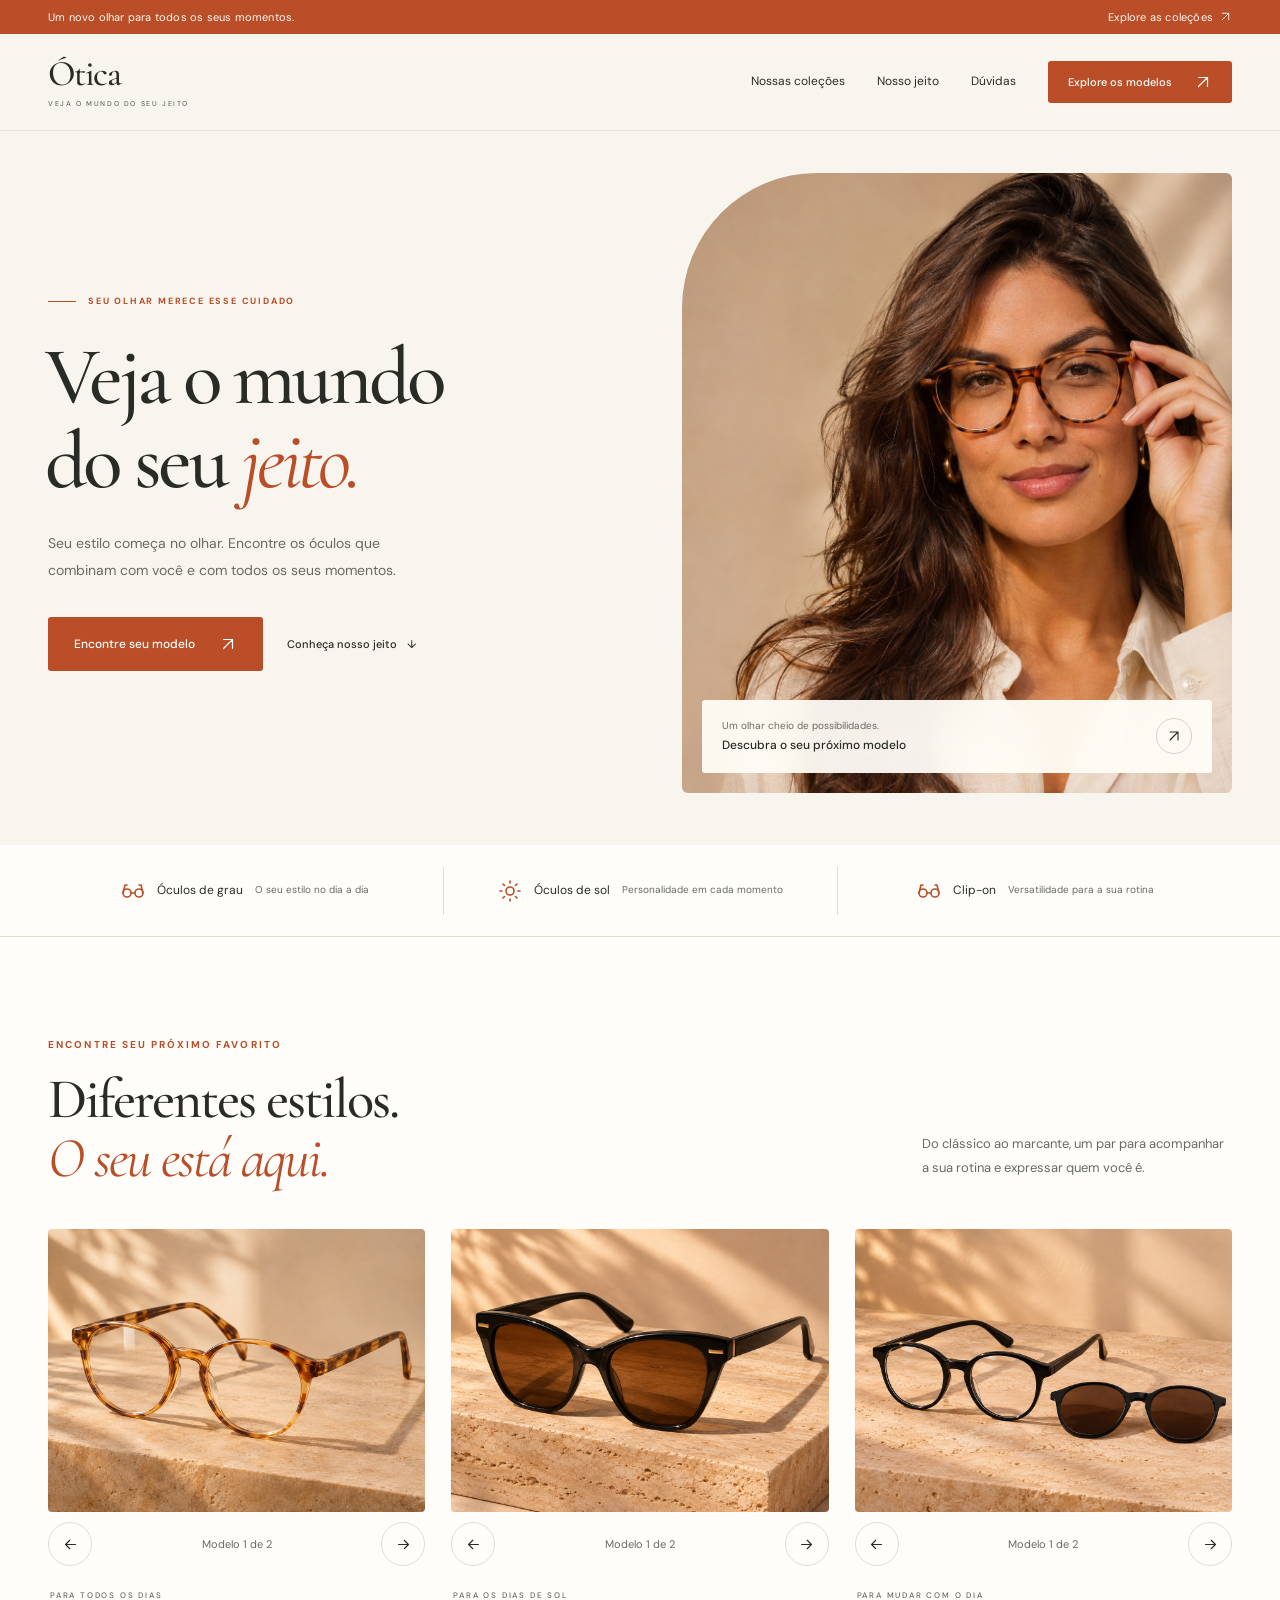
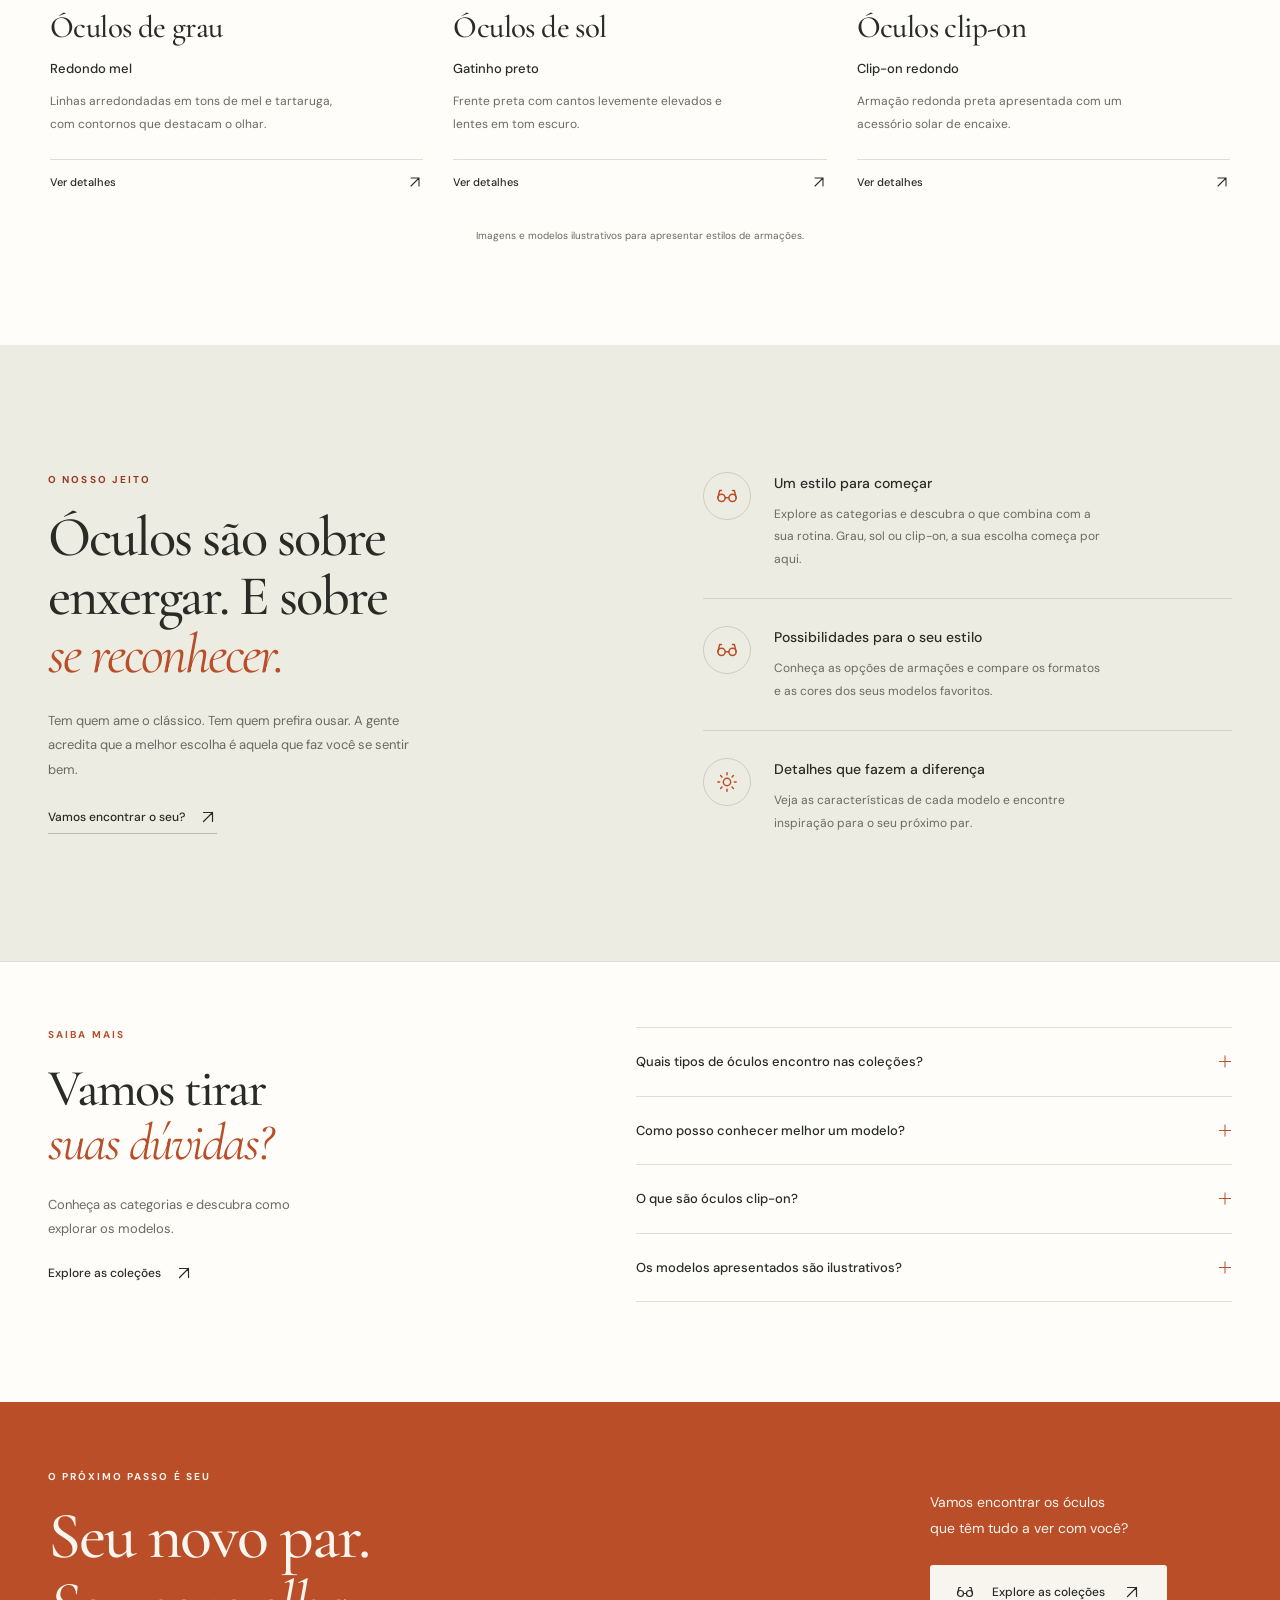
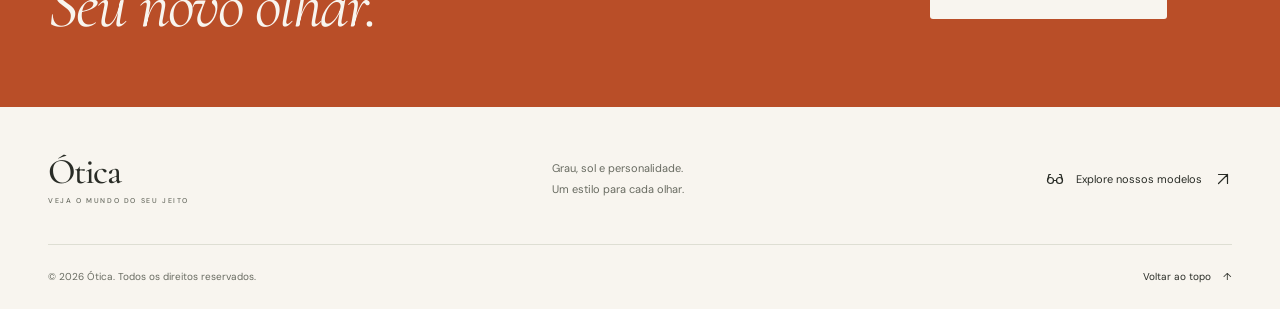
<file: index.html>
<!DOCTYPE html>
<html lang="pt-BR">
  <head>
    <meta charset="UTF-8" />
    <meta name="viewport" content="width=device-width, initial-scale=1.0" />
    <meta name="theme-color" content="#f8f5ef" />
    <title>Ótica | Veja o mundo do seu jeito</title>
    <meta name="description" content="Conheça óculos de grau, solares e clip-on na Ótica. Explore diferentes formatos, cores e estilos para encontrar o seu próximo favorito." />
    <meta property="og:title" content="Ótica | Veja o mundo do seu jeito" />
    <meta property="og:description" content="Óculos de grau, solares e clip-on para expressar o seu estilo. Explore as coleções da Ótica." />
    <meta property="og:type" content="website" />
    <meta property="og:locale" content="pt_BR" />
    <link rel="preconnect" href="https://fonts.googleapis.com" />
    <link rel="preconnect" href="https://fonts.gstatic.com" crossorigin />
    <link href="https://fonts.googleapis.com/css2?family=Cormorant+Garamond:ital,wght@0,400;0,500;0,600;1,400;1,500&family=DM+Sans:wght@400;500;600;700&display=swap" rel="stylesheet" />
    <link rel="preload" as="image" href="assets/hero-vision.jpg" />
    <link rel="stylesheet" href="style.css" />
    <script src="products.js" defer></script>
    <script src="script.js" defer></script>
  </head>
  <body>
    <a class="skip-link" href="#conteudo">Pular para o conteúdo</a>

    <svg class="icon-definitions" xmlns="http://www.w3.org/2000/svg" aria-hidden="true">
      <symbol id="icon-arrow" viewBox="0 0 24 24">
        <path d="M5 12h14m-6-6 6 6-6 6" />
      </symbol>
      <symbol id="icon-arrow-up" viewBox="0 0 24 24">
        <path d="M6 18 18 6M6 6h12v12" />
      </symbol>
      <symbol id="icon-glasses" viewBox="0 0 24 24">
        <circle cx="6" cy="14" r="4" />
        <circle cx="18" cy="14" r="4" />
        <path d="M10 14h4M2 14l2-8h2m16 8-2-8h-2" />
      </symbol>
      <symbol id="icon-sun" viewBox="0 0 24 24">
        <circle cx="12" cy="12" r="4" />
        <path d="M12 2v2m0 16v2M2 12h2m16 0h2M5 5l1.5 1.5m11 11L19 19M5 19l1.5-1.5m11-11L19 5" />
      </symbol>
    </svg>

    <div class="announcement">
      <div class="container announcement-inner">
        <span>Um novo olhar para todos os seus momentos.</span>
        <a href="#colecoes">Explore as coleções <svg class="icon" aria-hidden="true"><use href="#icon-arrow-up" /></svg></a>
      </div>
    </div>

    <header class="site-header">
      <div class="container header-inner">
        <a class="brand" href="#inicio" aria-label="Ótica, início">
          <span class="brand-wordmark">Ótica<small>VEJA O MUNDO DO SEU JEITO</small></span>
        </a>
        <button class="menu-toggle" type="button" aria-controls="main-navigation" aria-expanded="false" aria-label="Abrir ou fechar menu">
          <span></span><span></span>
        </button>
        <nav id="main-navigation" class="main-navigation" aria-label="Navegação principal">
          <a href="#colecoes">Nossas coleções</a>
          <a href="#essencia">Nosso jeito</a>
          <a href="#duvidas">Dúvidas</a>
          <a class="button button-small" href="#colecoes">
            Explore os modelos <svg class="icon" aria-hidden="true"><use href="#icon-arrow-up" /></svg>
          </a>
        </nav>
      </div>
    </header>

    <main id="conteudo">
      <section id="inicio" class="hero" aria-labelledby="hero-title">
        <div class="container hero-grid">
          <div class="hero-copy">
            <p class="eyebrow"><span></span> SEU OLHAR MERECE ESSE CUIDADO</p>
            <h1 id="hero-title">Veja o mundo<br />do seu <em>jeito.</em></h1>
            <p class="hero-description">Seu estilo começa no olhar. Encontre os óculos que combinam com você e com todos os seus momentos.</p>
            <div class="hero-actions">
              <a class="button" href="#colecoes">
                Encontre seu modelo <svg class="icon" aria-hidden="true"><use href="#icon-arrow-up" /></svg>
              </a>
              <a class="text-link" href="#essencia">Conheça nosso jeito <span aria-hidden="true">↓</span></a>
            </div>
          </div>
          <div class="hero-visual">
            <img class="hero-image" src="assets/hero-vision.jpg" width="1122" height="1402" alt="Mulher com armação de grau em tom tartaruga, em uma fotografia de campanha" fetchpriority="high" />
            <a class="hero-photo-link" href="#colecoes">
              <span>Um olhar cheio de possibilidades.<strong>Descubra o seu próximo modelo</strong></span>
              <span class="round-arrow"><svg class="icon" aria-hidden="true"><use href="#icon-arrow-up" /></svg></span>
            </a>
          </div>
        </div>
      </section>

      <div class="category-bar">
        <div class="container category-bar-inner">
          <a href="#grau"><svg class="icon" aria-hidden="true"><use href="#icon-glasses" /></svg><span>Óculos de grau</span><span class="category-bar-detail">O seu estilo no dia a dia</span></a>
          <a href="#sol"><svg class="icon" aria-hidden="true"><use href="#icon-sun" /></svg><span>Óculos de sol</span><span class="category-bar-detail">Personalidade em cada momento</span></a>
          <a href="#clip-on"><svg class="icon" aria-hidden="true"><use href="#icon-glasses" /></svg><span>Clip-on</span><span class="category-bar-detail">Versatilidade para a sua rotina</span></a>
        </div>
      </div>

      <section id="colecoes" class="collections section-spacing" aria-labelledby="collections-title">
        <div class="container">
          <div class="section-heading">
            <div>
              <p class="eyebrow">ENCONTRE SEU PRÓXIMO FAVORITO</p>
              <h2 id="collections-title">Diferentes estilos.<br /><em>O seu está aqui.</em></h2>
            </div>
            <p>Do clássico ao marcante, um par para acompanhar a sua rotina e expressar quem você é.</p>
          </div>
          <div class="collection-grid">
            <article id="grau" class="collection-card collection-carousel" data-category="grau" aria-roledescription="carrossel" aria-labelledby="grau-title">
              <div class="collection-image carousel-track" id="grau-track">
                <a class="carousel-slide" href="details.html?modelo=grau-mel" aria-label="Ver detalhes de Redondo mel">
                  <img src="assets/oculos-grau.jpg" width="1200" height="900" alt="Óculos de grau com armação arredondada em tom mel" loading="lazy" />
                </a>
              </div>
              <div class="carousel-controls" hidden>
                <button type="button" class="carousel-previous" data-carousel-previous aria-label="Modelo anterior de óculos de grau" aria-controls="grau-track"><svg class="icon" aria-hidden="true"><use href="#icon-arrow" /></svg></button>
                <p data-carousel-status aria-live="polite" aria-atomic="true">Modelo 1 de 2</p>
                <button type="button" data-carousel-next aria-label="Próximo modelo de óculos de grau" aria-controls="grau-track"><svg class="icon" aria-hidden="true"><use href="#icon-arrow" /></svg></button>
              </div>
              <div class="collection-info">
                <span class="collection-kicker">PARA TODOS OS DIAS</span>
                <h3 id="grau-title">Óculos de grau</h3>
                <p class="collection-model" data-product-name>Redondo mel</p>
                <p data-product-description>Uma referência de armação arredondada em tons de mel e tartaruga.</p>
                <a class="collection-cta" data-product-details href="details.html?modelo=grau-mel">Ver detalhes <svg class="icon" aria-hidden="true"><use href="#icon-arrow-up" /></svg></a>
              </div>
            </article>
            <article id="sol" class="collection-card collection-carousel" data-category="sol" aria-roledescription="carrossel" aria-labelledby="sol-title">
              <div class="collection-image carousel-track" id="sol-track">
                <a class="carousel-slide" href="details.html?modelo=solar-preto" aria-label="Ver detalhes de Gatinho preto">
                  <img src="assets/oculos-sol.jpg" width="1200" height="900" alt="Óculos de sol pretos com lentes marrons" loading="lazy" />
                </a>
              </div>
              <div class="carousel-controls" hidden>
                <button type="button" class="carousel-previous" data-carousel-previous aria-label="Modelo anterior de óculos de sol" aria-controls="sol-track"><svg class="icon" aria-hidden="true"><use href="#icon-arrow" /></svg></button>
                <p data-carousel-status aria-live="polite" aria-atomic="true">Modelo 1 de 2</p>
                <button type="button" data-carousel-next aria-label="Próximo modelo de óculos de sol" aria-controls="sol-track"><svg class="icon" aria-hidden="true"><use href="#icon-arrow" /></svg></button>
              </div>
              <div class="collection-info">
                <span class="collection-kicker">PARA OS DIAS DE SOL</span>
                <h3 id="sol-title">Óculos de sol</h3>
                <p class="collection-model" data-product-name>Gatinho preto</p>
                <p data-product-description>Uma referência de óculos de sol com linhas marcantes e lentes marrons.</p>
                <a class="collection-cta" data-product-details href="details.html?modelo=solar-preto">Ver detalhes <svg class="icon" aria-hidden="true"><use href="#icon-arrow-up" /></svg></a>
              </div>
            </article>
            <article id="clip-on" class="collection-card collection-carousel" data-category="clip-on" aria-roledescription="carrossel" aria-labelledby="clip-title">
              <div class="collection-image carousel-track" id="clip-track">
                <a class="carousel-slide" href="details.html?modelo=clip-preto" aria-label="Ver detalhes de Clip-on redondo">
                  <img src="assets/oculos-clip-on.jpg" width="1200" height="900" alt="Armação redonda preta com acessório solar clip-on ao lado" loading="lazy" />
                </a>
              </div>
              <div class="carousel-controls" hidden>
                <button type="button" class="carousel-previous" data-carousel-previous aria-label="Modelo anterior de óculos clip-on" aria-controls="clip-track"><svg class="icon" aria-hidden="true"><use href="#icon-arrow" /></svg></button>
                <p data-carousel-status aria-live="polite" aria-atomic="true">Modelo 1 de 2</p>
                <button type="button" data-carousel-next aria-label="Próximo modelo de óculos clip-on" aria-controls="clip-track"><svg class="icon" aria-hidden="true"><use href="#icon-arrow" /></svg></button>
              </div>
              <div class="collection-info">
                <span class="collection-kicker">PARA MUDAR COM O DIA</span>
                <h3 id="clip-title">Óculos clip-on</h3>
                <p class="collection-model" data-product-name>Clip-on redondo</p>
                <p data-product-description>Uma referência de armação redonda preta com acessório solar correspondente.</p>
                <a class="collection-cta" data-product-details href="details.html?modelo=clip-preto">Ver detalhes <svg class="icon" aria-hidden="true"><use href="#icon-arrow-up" /></svg></a>
              </div>
            </article>
          </div>
          <p class="image-note">Imagens e modelos ilustrativos para apresentar estilos de armações.</p>
        </div>
      </section>

      <section id="essencia" class="essence section-spacing" aria-labelledby="essence-title">
        <div class="container essence-grid">
          <div class="essence-copy">
            <p class="eyebrow">O NOSSO JEITO</p>
            <h2 id="essence-title">Óculos são sobre<br />enxergar. E sobre<br /><em>se reconhecer.</em></h2>
            <p>Tem quem ame o clássico. Tem quem prefira ousar. A gente acredita que a melhor escolha é aquela que faz você se sentir bem.</p>
            <a class="text-link" href="#colecoes">Vamos encontrar o seu? <svg class="icon" aria-hidden="true"><use href="#icon-arrow-up" /></svg></a>
          </div>
          <div class="journey-list">
            <div class="journey-item">
              <span class="journey-icon">
                <svg class="icon" aria-hidden="true"><use href="#icon-glasses" /></svg>
              </span>
              <div>
                <h3>Um estilo para começar</h3>
                <p>Explore as categorias e descubra o que combina com a sua rotina. Grau, sol ou clip-on, a sua escolha começa por aqui.</p>
              </div>
            </div>
            <div class="journey-item">
              <span class="journey-icon">
                <svg class="icon" aria-hidden="true"><use href="#icon-glasses" /></svg>
              </span>
              <div>
                <h3>Possibilidades para o seu estilo</h3>
                <p>Conheça as opções de armações e compare os formatos e as cores dos seus modelos favoritos.</p>
              </div>
            </div>
            <div class="journey-item">
              <span class="journey-icon">
                <svg class="icon" aria-hidden="true"><use href="#icon-sun" /></svg>
              </span>
              <div>
                <h3>Detalhes que fazem a diferença</h3>
                <p>Veja as características de cada modelo e encontre inspiração para o seu próximo par.</p>
              </div>
            </div>
          </div>
        </div>
      </section>

      <section id="duvidas" class="faq section-spacing" aria-labelledby="faq-title">
        <div class="container faq-grid">
          <div>
            <p class="eyebrow">SAIBA MAIS</p>
            <h2 id="faq-title">Vamos tirar<br /><em>suas dúvidas?</em></h2>
            <p>Conheça as categorias e descubra como explorar os modelos.</p>
            <a class="text-link" href="#colecoes">Explore as coleções <svg class="icon" aria-hidden="true"><use href="#icon-arrow-up" /></svg></a>
          </div>
          <div class="faq-list">
            <details class="faq-item">
              <summary>Quais tipos de óculos encontro nas coleções?<span class="faq-plus" aria-hidden="true"></span></summary>
              <p>As coleções apresentam óculos de grau, óculos de sol e modelos clip-on, com diferentes formatos e cores para inspirar a sua escolha.</p>
            </details>
            <details class="faq-item">
              <summary>Como posso conhecer melhor um modelo?<span class="faq-plus" aria-hidden="true"></span></summary>
              <p>Explore os modelos de cada categoria usando as setas e selecione “Ver detalhes” para conhecer o formato, a cor e as características da armação.</p>
            </details>
            <details class="faq-item">
              <summary>O que são óculos clip-on?<span class="faq-plus" aria-hidden="true"></span></summary>
              <p>São armações de grau com um acessório de lentes solares que se encaixa na frente. Assim, você pode alternar entre as duas opções na mesma armação.</p>
            </details>
            <details class="faq-item">
              <summary>Os modelos apresentados são ilustrativos?<span class="faq-plus" aria-hidden="true"></span></summary>
              <p>Sim. As imagens e os modelos são referências para apresentar diferentes estilos de armações.</p>
            </details>
          </div>
        </div>
      </section>

      <section class="final-cta" aria-labelledby="final-title">
        <div class="container final-cta-inner">
          <div>
            <p class="eyebrow">O PRÓXIMO PASSO É SEU</p>
            <h2 id="final-title">Seu novo par.<br /><em>Seu novo olhar.</em></h2>
          </div>
          <div class="final-cta-action">
            <p>Vamos encontrar os óculos<br />que têm tudo a ver com você?</p>
            <a class="button button-light" href="#colecoes"><svg class="icon" aria-hidden="true"><use href="#icon-glasses" /></svg> Explore as coleções <svg class="icon" aria-hidden="true"><use href="#icon-arrow-up" /></svg></a>
          </div>
        </div>
      </section>
    </main>

    <footer class="site-footer">
      <div class="container footer-main">
        <a class="brand" href="#inicio" aria-label="Ótica, voltar ao início">
          <span class="brand-wordmark">Ótica<small>VEJA O MUNDO DO SEU JEITO</small></span>
        </a>
        <p>Grau, sol e personalidade.<br />Um estilo para cada olhar.</p>
        <a class="footer-instagram" href="#colecoes"><svg class="icon" aria-hidden="true"><use href="#icon-glasses" /></svg> Explore nossos modelos <svg class="icon" aria-hidden="true"><use href="#icon-arrow-up" /></svg></a>
      </div>
      <div class="container footer-bottom">
        <p>© <span id="current-year">2026</span> Ótica. Todos os direitos reservados.</p>
        <a href="#inicio">Voltar ao topo <span aria-hidden="true">↑</span></a>
      </div>
    </footer>
  </body>
</html>
</file>
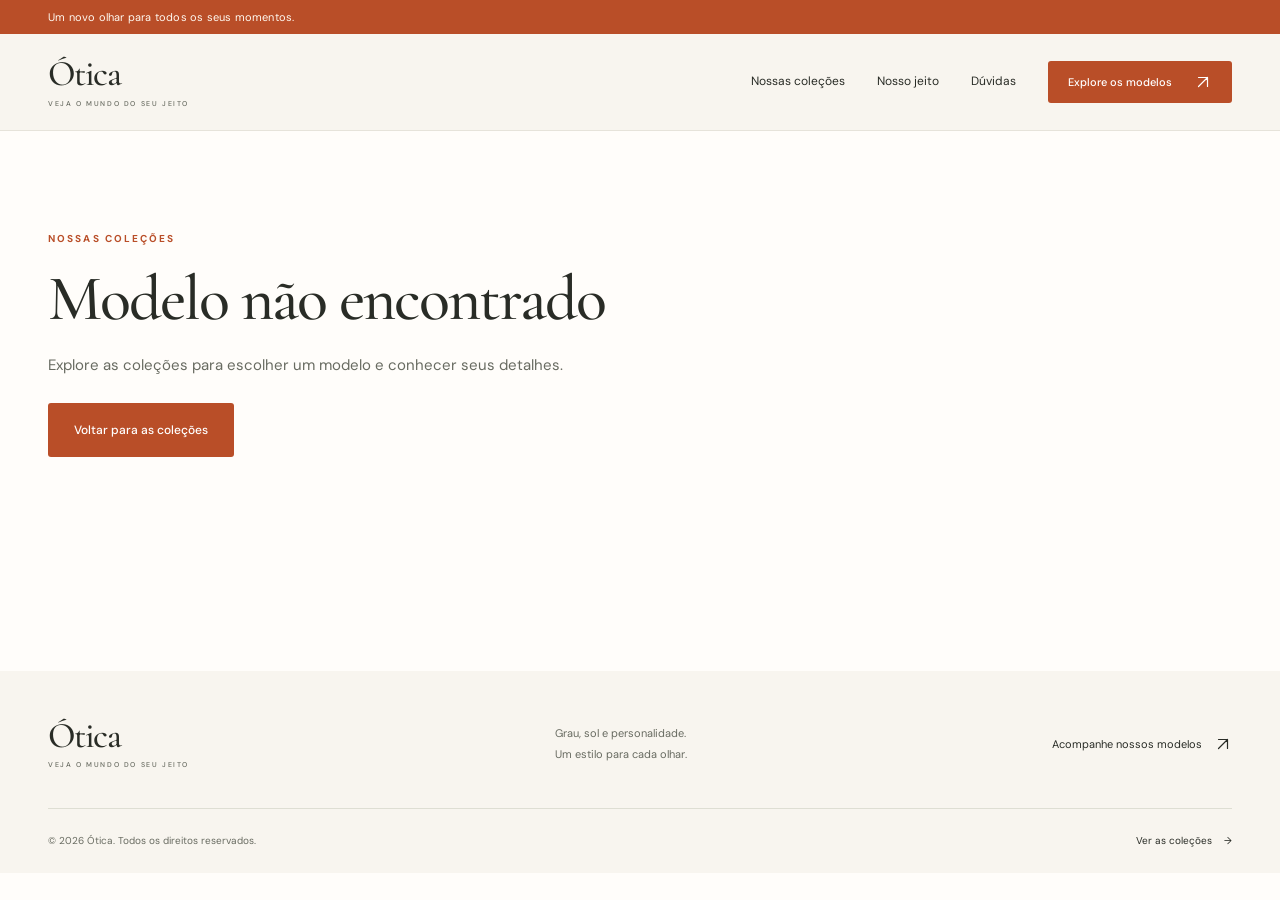
<file: details.html>
<!DOCTYPE html>
<html lang="pt-BR">
  <head>
    <meta charset="UTF-8" />
    <meta name="viewport" content="width=device-width, initial-scale=1.0" />
    <meta name="theme-color" content="#f8f5ef" />
    <title>Detalhes do modelo | Ótica</title>
    <meta name="description" content="Conheça o estilo, o formato e a cor deste modelo ilustrativo da Ótica." />
    <link rel="preconnect" href="https://fonts.googleapis.com" />
    <link rel="preconnect" href="https://fonts.gstatic.com" crossorigin />
    <link href="https://fonts.googleapis.com/css2?family=Cormorant+Garamond:ital,wght@0,400;0,500;0,600;1,400;1,500&family=DM+Sans:wght@400;500;600;700&display=swap" rel="stylesheet" />
    <link rel="stylesheet" href="style.css" />
    <script src="products.js" defer></script>
    <script src="script.js" defer></script>
  </head>
  <body class="details-page">
    <a class="skip-link" href="#conteudo">Pular para o conteúdo</a>

    <svg class="icon-definitions" xmlns="http://www.w3.org/2000/svg" aria-hidden="true">
      <symbol id="icon-arrow-up" viewBox="0 0 24 24">
        <path d="M6 18 18 6M6 6h12v12" />
      </symbol>
    </svg>

    <div class="announcement">
      <div class="container announcement-inner">
        <span>Um novo olhar para todos os seus momentos.</span>
      </div>
    </div>

    <header class="site-header">
      <div class="container header-inner">
        <a class="brand" href="index.html#inicio" aria-label="Ótica, início">
          <span class="brand-wordmark">Ótica<small>VEJA O MUNDO DO SEU JEITO</small></span>
        </a>
        <button class="menu-toggle" type="button" aria-controls="main-navigation" aria-expanded="false" aria-label="Abrir ou fechar menu">
          <span></span><span></span>
        </button>
        <nav id="main-navigation" class="main-navigation" aria-label="Navegação principal">
          <a href="index.html#colecoes">Nossas coleções</a>
          <a href="index.html#essencia">Nosso jeito</a>
          <a href="index.html#duvidas">Dúvidas</a>
          <a class="button button-small" href="index.html#colecoes">
            Explore os modelos <svg class="icon" aria-hidden="true"><use href="#icon-arrow-up" /></svg>
          </a>
        </nav>
      </div>
    </header>

    <main id="conteudo">
      <section id="product-details" class="product-details section-spacing" aria-labelledby="detail-title" hidden>
        <div class="container">
          <a id="detail-back" class="text-link" href="index.html#colecoes"><span aria-hidden="true">←</span> Voltar para as coleções</a>
          <div class="product-details-grid">
            <div class="product-details-visual">
              <img id="detail-image" width="1200" height="900" alt="" />
            </div>
            <div class="product-details-copy">
              <p id="detail-category" class="eyebrow"></p>
              <h1 id="detail-title"></h1>
              <p id="detail-description"></p>
              <dl class="product-specs">
                <div><dt>Formato</dt><dd id="detail-shape"></dd></div>
                <div><dt>Cor</dt><dd id="detail-color"></dd></div>
              </dl>
              <p class="product-details-note">Imagem e modelo ilustrativos para apresentar estilos de armações.</p>
            </div>
          </div>
        </div>
      </section>

      <section id="product-not-found" class="product-not-found section-spacing" aria-labelledby="not-found-title" hidden>
        <div class="container">
          <p class="eyebrow">NOSSAS COLEÇÕES</p>
          <h1 id="not-found-title">Modelo não encontrado</h1>
          <p>Explore as coleções para escolher um modelo e conhecer seus detalhes.</p>
          <a class="button" href="index.html#colecoes">Voltar para as coleções</a>
        </div>
      </section>

      <noscript>
        <div class="container section-spacing">
          <p>Ative o JavaScript para ver os detalhes deste modelo.</p>
          <a class="text-link" href="index.html#colecoes">Voltar para as coleções <span aria-hidden="true">→</span></a>
        </div>
      </noscript>
    </main>

    <footer class="site-footer">
      <div class="container footer-main">
        <a class="brand" href="index.html#inicio" aria-label="Ótica, início">
          <span class="brand-wordmark">Ótica<small>VEJA O MUNDO DO SEU JEITO</small></span>
        </a>
        <p>Grau, sol e personalidade.<br />Um estilo para cada olhar.</p>
        <a class="footer-instagram" href="index.html#colecoes">
          Acompanhe nossos modelos
          <svg class="icon" aria-hidden="true"><use href="#icon-arrow-up" /></svg>
        </a>
      </div>
      <div class="container footer-bottom">
        <p>© <span id="current-year">2026</span> Ótica. Todos os direitos reservados.</p>
        <a href="index.html#colecoes">Ver as coleções <span aria-hidden="true">→</span></a>
      </div>
    </footer>
  </body>
</html>
</file>
<file: style.css>
:root {
  --cream: #f8f5ef;
  --paper: #fffdfa;
  --ink: #292c26;
  --muted: #686b61;
  --orange: #b94e28;
  --orange-dark: #963b1b;
  --line: #deded3;
  --serif: "Cormorant Garamond", Georgia, serif;
  --sans: "DM Sans", Arial, sans-serif;
}

* {
  box-sizing: border-box;
}

html {
  scroll-behavior: smooth;
  scroll-padding-top: 115px;
}

body {
  margin: 0;
  background: var(--paper);
  color: var(--ink);
  font-family: var(--sans);
  font-size: 15px;
  line-height: 1.65;
  -webkit-font-smoothing: antialiased;
}

a {
  color: inherit;
  text-decoration: none;
}

button {
  font: inherit;
}

img {
  display: block;
  width: 100%;
  height: auto;
}

svg {
  flex-shrink: 0;
}

button, a {
  -webkit-tap-highlight-color: transparent;
}

button, summary {
  cursor: pointer;
}

button, iframe {
  border: 0;
}

h1, h2, h3, p {
  margin: 0;
}

h1, h2 {
  font-family: var(--serif);
  font-weight: 500;
  letter-spacing: -2px;
  line-height: 1.04;
}

h1 em, h2 em {
  color: var(--orange);
  font-weight: 400;
}

h2 {
  font-size: clamp(44px, 4.4vw, 60px);
}

p {
  color: var(--muted);
}

::selection {
  background: #f1d2bd;
  color: var(--ink);
}

:focus-visible {
  outline: 3px solid var(--orange);
  outline-offset: 5px;
}

[hidden] {
  display: none !important;
}

.container {
  width: min(1240px, calc(100% - 96px));
  margin-inline: auto;
}

.section-spacing {
  padding-block: 100px;
}

.icon-definitions {
  position: absolute;
  width: 0;
  height: 0;
  overflow: hidden;
}

.icon {
  width: 21px;
  height: 21px;
  fill: none;
  stroke: currentColor;
  stroke-width: 1.6;
  stroke-linecap: round;
  stroke-linejoin: round;
}

.eyebrow {
  color: var(--orange);
  font-size: 10px;
  font-weight: 700;
  line-height: 1.5;
  letter-spacing: 2.1px;
}

.skip-link {
  position: fixed;
  z-index: 100;
  top: 12px;
  left: 12px;
  padding: 12px 20px;
  background: var(--paper);
  transform: translateY(-150%);
}

.skip-link:focus {
  transform: translateY(0);
}

.announcement {
  background: var(--orange);
  color: #fff9f1;
  font-size: 11px;
  letter-spacing: .2px;
}

.announcement-inner {
  min-height: 34px;
  display: flex;
  align-items: center;
  justify-content: space-between;
  gap: 16px;
}

.announcement a {
  display: flex;
  align-items: center;
  gap: 6px;
}

.announcement .icon {
  width: 13px;
  height: 13px;
}

.announcement a:focus-visible {
  outline-color: var(--cream);
}

.site-header {
  position: sticky;
  top: 0;
  z-index: 30;
  background: var(--cream);
  border-bottom: 1px solid #e6e3da;
}

.header-inner {
  height: 96px;
  display: flex;
  align-items: center;
  justify-content: space-between;
  gap: 24px;
}

.brand {
  display: inline-flex;
  align-items: center;
  gap: 10px;
  flex-shrink: 0;
}

.brand-wordmark {
  position: relative;
  font-family: var(--serif);
  font-size: 36px;
  font-weight: 500;
  line-height: .95;
  letter-spacing: -1.6px;
}

.brand-wordmark > span {
  font-weight: 600;
}

.brand-wordmark small {
  display: block;
  margin-top: 8px;
  color: var(--muted);
  font-family: var(--sans);
  font-size: 7px;
  font-weight: 500;
  line-height: 1;
  letter-spacing: 1.6px;
}

.brand-eye {
  position: relative;
  display: block;
  width: 43px;
  height: 23px;
  border-top: 2px solid var(--orange);
  border-bottom: 2px solid var(--orange);
  border-radius: 80% 20% 80% 20%;
  transform: rotate(7deg);
}

.brand-eye > span {
  position: absolute;
  width: 13px;
  height: 13px;
  top: 3px;
  left: 16px;
  border: 4px solid #1488a2;
  border-radius: 50%;
  background: var(--ink);
}

.main-navigation {
  display: flex;
  align-items: center;
  gap: 32px;
  font-size: 12px;
}

.main-navigation > a:not(.button) {
  position: relative;
  padding-block: 12px;
}

.main-navigation > a:not(.button)::after {
  position: absolute;
  bottom: 6px;
  left: 0;
  width: 0;
  height: 1px;
  background: var(--orange);
  content: "";
  transition: width .2s;
}

.main-navigation > a:not(.button):hover::after {
  width: 100%;
}

.button {
  min-height: 54px;
  display: inline-flex;
  justify-content: center;
  align-items: center;
  gap: 24px;
  padding: 15px 25px;
  border: 1px solid transparent;
  border-radius: 3px;
  background: var(--orange);
  color: white;
  font-size: 12px;
  font-weight: 500;
  line-height: 1.5;
  transition: background .2s, transform .2s;
}

.button:hover {
  background: var(--orange-dark);
  transform: translateY(-2px);
}

.button .icon {
  width: 18px;
  height: 18px;
}

.button-small {
  min-height: 42px;
  padding: 10px 19px;
  gap: 22px;
  font-size: 11px;
}

.button-dark {
  background: var(--ink);
}

.button-dark:hover {
  background: #414638;
}

.button-light {
  background: var(--cream);
  color: var(--ink);
}

.button-light:hover {
  background: #ebe5d9;
}

.menu-toggle {
  display: none;
}

.text-link {
  display: inline-flex;
  align-items: center;
  gap: 14px;
  color: var(--ink);
  font-size: 12px;
  font-weight: 500;
  line-height: 1.5;
}

.text-link:hover {
  color: var(--orange);
}

.text-link .icon {
  width: 18px;
  height: 18px;
}

.hero {
  padding-block: 42px 52px;
  background: var(--cream);
}

.hero-grid {
  display: grid;
  grid-template-columns: 1.05fr 1fr;
  gap: 56px;
  align-items: center;
}

.hero-copy {
  padding-block: 20px;
}

.hero .eyebrow {
  display: flex;
  align-items: center;
  gap: 12px;
  margin-bottom: 28px;
  font-size: 9px;
  letter-spacing: 1.8px;
}

.hero .eyebrow > span {
  width: 28px;
  height: 1px;
  background: var(--orange);
}

.hero h1 {
  margin-left: -3px;
  font-size: clamp(64px, 6.4vw, 91px);
  letter-spacing: -3.7px;
  line-height: 1.02;
}

.hero-description {
  max-width: 380px;
  margin-top: 27px;
  font-size: 14px;
  line-height: 1.9;
}

.hero-actions {
  display: flex;
  flex-wrap: wrap;
  align-items: center;
  gap: 24px;
  margin-top: 34px;
}

.hero-actions .text-link {
  gap: 10px;
  font-size: 11px;
}

.hero-location {
  display: flex;
  align-items: center;
  gap: 13px;
  margin-top: 48px;
}

.location-icon {
  display: flex;
  align-items: center;
  justify-content: center;
  width: 38px;
  height: 38px;
  border: 1px solid var(--line);
  border-radius: 50%;
  color: var(--orange);
}

.location-icon .icon {
  width: 17px;
  height: 17px;
}

.hero-location p {
  font-size: 10px;
  line-height: 1.85;
}

.hero-location strong {
  color: var(--ink);
  font-weight: 500;
}

.hero-visual {
  position: relative;
  align-self: stretch;
  min-width: 0;
  max-height: 620px;
}

.hero-image {
  width: 100%;
  height: 100%;
  min-height: 500px;
  max-height: 620px;
  object-fit: cover;
  object-position: center 44%;
  border-radius: 135px 6px 6px 6px;
}

.hero-photo-link {
  position: absolute;
  right: 20px;
  bottom: 20px;
  left: 20px;
  display: flex;
  align-items: center;
  justify-content: space-between;
  gap: 16px;
  padding: 18px 20px;
  background: rgba(255, 253, 247, .94);
  border-radius: 3px;
  backdrop-filter: blur(10px);
}

.hero-photo-link > span:first-child {
  color: var(--muted);
  font-size: 10px;
  line-height: 1.6;
}

.hero-photo-link strong {
  display: block;
  margin-top: 2px;
  color: var(--ink);
  font-size: 12px;
  font-weight: 500;
}

.round-arrow {
  display: inline-flex;
  align-items: center;
  justify-content: center;
  width: 36px;
  height: 36px;
  border: 1px solid #d3d3c7;
  border-radius: 50%;
}

.hero-photo-link:hover .round-arrow {
  background: var(--orange);
  border-color: var(--orange);
  color: white;
}

.round-arrow .icon {
  width: 16px;
  height: 16px;
}

.category-bar {
  background: var(--paper);
  border-bottom: 1px solid var(--line);
}

.category-bar-inner {
  min-height: 91px;
  display: grid;
  grid-template-columns: repeat(3, 1fr);
  align-items: center;
}

.category-bar a {
  display: flex;
  align-items: center;
  gap: 12px;
  justify-content: center;
  padding: 12px 8px;
  font-size: 12px;
}

.category-bar a + a {
  border-left: 1px solid var(--line);
}

.category-bar .icon {
  width: 24px;
  height: 24px;
  color: var(--orange);
}

.category-bar-detail {
  color: var(--muted);
  font-size: 10px;
}

.category-bar a:hover {
  color: var(--orange);
}

.section-heading {
  display: flex;
  align-items: flex-end;
  justify-content: space-between;
  gap: 48px;
  margin-bottom: 42px;
}

.section-heading .eyebrow {
  margin-bottom: 18px;
}

.section-heading > p {
  max-width: 310px;
  margin-bottom: 6px;
  font-size: 13px;
  line-height: 1.9;
}

.collection-grid {
  display: grid;
  grid-template-columns: repeat(3, 1fr);
  gap: 26px;
}

.collection-card {
  display: flex;
  flex-direction: column;
  min-width: 0;
  scroll-margin-top: 130px;
}

.collection-image {
  position: relative;
  overflow: hidden;
  background: #e8dfd0;
  border-radius: 4px;
}

.collection-image img {
  aspect-ratio: 4 / 3;
  object-fit: cover;
  transition: transform .45s;
}

.carousel-slide:hover img {
  transform: scale(1.035);
}

.carousel-track {
  display: flex;
  overflow-x: auto;
  overscroll-behavior-x: contain;
  scroll-snap-type: x mandatory;
  scrollbar-width: none;
}

.carousel-track::-webkit-scrollbar {
  display: none;
}

.carousel-slide {
  flex: 0 0 100%;
  min-width: 0;
  overflow: hidden;
  scroll-snap-align: start;
  scroll-snap-stop: always;
}

.carousel-slide:focus-visible {
  outline-offset: -4px;
}

.carousel-controls {
  display: flex;
  align-items: center;
  justify-content: space-between;
  margin-top: 10px;
}

.carousel-controls button {
  display: flex;
  align-items: center;
  justify-content: center;
  width: 44px;
  height: 44px;
  border: 1px solid var(--line);
  border-radius: 50%;
  background: transparent;
  color: var(--ink);
  transition: background .2s, border-color .2s;
}

.carousel-controls button:hover {
  background: var(--cream);
  border-color: var(--orange);
}

.carousel-controls .icon {
  width: 17px;
  height: 17px;
}

.carousel-controls .carousel-previous .icon {
  transform: rotate(180deg);
}

.carousel-controls p {
  font-size: 11px;
}

.collection-info {
  display: flex;
  flex-direction: column;
  flex: 1;
  padding: 23px 2px 0;
}

.collection-kicker {
  color: var(--muted);
  font-size: 8px;
  font-weight: 500;
  letter-spacing: 1.8px;
}

.collection-info h3 {
  margin-top: 5px;
  font-family: var(--serif);
  font-size: 31px;
  font-weight: 500;
  line-height: 1.3;
  letter-spacing: -.6px;
}

.collection-info p {
  max-width: 290px;
  margin-top: 9px;
  font-size: 12px;
  line-height: 1.9;
}

.collection-info .collection-model {
  color: var(--ink);
  font-size: 13px;
  font-weight: 500;
}

.collection-info [data-product-description] {
  flex: 1;
}

.collection-cta {
  display: flex;
  align-items: center;
  justify-content: space-between;
  gap: 12px;
  margin-top: 23px;
  padding-block: 13px;
  border-top: 1px solid var(--line);
  font-size: 11px;
  font-weight: 500;
}

.collection-cta .icon {
  width: 16px;
  height: 16px;
}

.collection-cta:hover {
  color: var(--orange);
}

.image-note {
  margin-top: 24px;
  text-align: center;
  font-size: 10px;
}

.essence {
  background: #edece3;
}

.essence-grid {
  display: grid;
  grid-template-columns: 1.05fr 1fr;
  gap: 100px;
  align-items: center;
}

.essence-copy .eyebrow {
  color: var(--orange-dark);
  margin-bottom: 21px;
}

.essence-copy > p:not(.eyebrow) {
  max-width: 375px;
  margin-top: 25px;
  font-size: 13px;
  line-height: 1.9;
}

.essence-copy .text-link {
  margin-top: 25px;
  padding-bottom: 7px;
  border-bottom: 1px solid #b9baad;
}

.journey-item {
  display: flex;
  gap: 23px;
  padding-block: 27px;
}

.journey-item + .journey-item {
  border-top: 1px solid #d4d5c8;
}

.journey-icon {
  display: flex;
  justify-content: center;
  align-items: center;
  flex-shrink: 0;
  width: 48px;
  height: 48px;
  border: 1px solid #cccebe;
  border-radius: 50%;
  color: var(--orange);
}

.journey-icon .icon {
  width: 22px;
  height: 22px;
}

.journey-item h3 {
  margin-bottom: 8px;
  font-size: 14px;
  font-weight: 500;
}

.journey-item p {
  max-width: 330px;
  font-size: 12px;
  line-height: 1.9;
}

.visit-grid {
  display: grid;
  grid-template-columns: 1fr 1.05fr;
  gap: 80px;
  align-items: center;
}

.visit-copy .eyebrow {
  margin-bottom: 20px;
}

.visit-copy > p:not(.eyebrow) {
  margin-top: 22px;
  font-size: 13px;
  line-height: 1.9;
}

.visit-copy address {
  display: flex;
  gap: 15px;
  margin-top: 28px;
  font-size: 13px;
  font-style: normal;
  line-height: 1.9;
}

.visit-copy address > .icon {
  margin-top: 3px;
  color: var(--orange);
}

.postal-code {
  color: var(--muted);
  font-size: 11px;
}

.visit-contacts {
  display: flex;
  flex-wrap: wrap;
  align-items: center;
  gap: 22px;
  margin-block: 22px 28px;
}

.visit-contacts > * {
  display: flex;
  align-items: center;
  gap: 10px;
  color: var(--ink);
  font-size: 12px;
}

.visit-contacts .icon {
  width: 16px;
  height: 16px;
  color: var(--orange);
}

.visit-contacts a:hover {
  color: var(--orange);
}

.visit-copy .button {
  min-width: 169px;
}

.visit-map {
  position: relative;
  height: 490px;
  overflow: hidden;
  border: 1px solid #deded2;
  border-radius: 5px;
  background: #e7e9df;
}

.visit-map iframe {
  display: block;
  width: 100%;
  height: 100%;
  filter: saturate(.65);
}

.map-address {
  position: absolute;
  right: 20px;
  bottom: 20px;
  left: 20px;
  display: flex;
  align-items: center;
  gap: 12px;
  padding: 18px;
  background: var(--paper);
  border-radius: 3px;
  box-shadow: 0 3px 18px #292c2610;
}

.map-pin {
  width: 40px;
  height: 40px;
  display: flex;
  align-items: center;
  justify-content: center;
  color: var(--orange);
  background: var(--cream);
  border-radius: 50%;
}

.map-address > span:nth-child(2) {
  flex: 1;
  color: var(--muted);
  font-size: 10px;
}

.map-address strong {
  display: block;
  color: var(--ink);
  font-size: 13px;
  font-weight: 500;
}

.map-address > .icon {
  width: 17px;
  height: 17px;
}

.faq {
  padding-top: 65px;
  border-top: 1px solid var(--line);
}

.faq-grid {
  display: grid;
  grid-template-columns: .9fr 1.1fr;
  gap: 100px;
}

.faq .eyebrow {
  margin-bottom: 20px;
}

.faq h2 {
  font-size: 52px;
}

.faq h2 + p {
  max-width: 290px;
  margin-top: 22px;
  font-size: 13px;
  line-height: 1.9;
}

.faq .text-link {
  margin-top: 22px;
}

.faq-item {
  border-bottom: 1px solid var(--line);
}

.faq-item:first-child {
  border-top: 1px solid var(--line);
}

.faq-item summary {
  display: flex;
  align-items: center;
  justify-content: space-between;
  gap: 24px;
  padding-block: 24px;
  list-style: none;
  font-size: 13px;
  font-weight: 500;
  line-height: 1.5;
}

.faq-item summary::-webkit-details-marker {
  display: none;
}

.faq-plus {
  position: relative;
  flex-shrink: 0;
  width: 14px;
  height: 14px;
}

.faq-plus::before, .faq-plus::after {
  position: absolute;
  top: 6px;
  left: 1px;
  width: 12px;
  height: 1px;
  background: var(--orange);
  content: "";
}

.faq-plus::after {
  transform: rotate(90deg);
  transition: transform .2s;
}

.faq-item[open] .faq-plus::after {
  transform: rotate(0);
}

.faq-item > p {
  padding: 0 28px 23px 0;
  font-size: 12px;
  line-height: 1.9;
}

.final-cta {
  background: var(--orange);
  padding-block: 67px;
  color: var(--cream);
}

.final-cta-inner {
  display: flex;
  align-items: center;
  justify-content: space-between;
  gap: 40px;
}

.final-cta .eyebrow {
  margin-bottom: 18px;
  color: var(--cream);
}

.final-cta h2 {
  font-size: 66px;
}

.final-cta h2 em {
  color: var(--cream);
}

.final-cta-action {
  padding-right: 65px;
}

.final-cta-action p {
  margin-bottom: 24px;
  color: var(--cream);
  font-size: 14px;
  line-height: 1.8;
}

.final-cta .button {
  gap: 18px;
}

.final-cta .button:focus-visible {
  outline-color: var(--cream);
}

.site-footer {
  padding-top: 48px;
  background: var(--cream);
}

.footer-main {
  display: flex;
  align-items: center;
  justify-content: space-between;
  gap: 36px;
  padding-bottom: 40px;
}

.footer-main > p {
  font-size: 11px;
  line-height: 1.9;
}

.footer-instagram {
  display: flex;
  align-items: center;
  gap: 12px;
  font-size: 11px;
}

.footer-instagram .icon {
  width: 18px;
  height: 18px;
}

.footer-instagram:hover {
  color: var(--orange);
}

.footer-bottom {
  display: flex;
  align-items: center;
  justify-content: space-between;
  gap: 20px;
  min-height: 65px;
  border-top: 1px solid var(--line);
  font-size: 10px;
}

.footer-bottom a {
  display: flex;
  align-items: center;
  gap: 12px;
}

.floating-contact {
  position: fixed;
  right: 24px;
  bottom: 24px;
  z-index: 25;
  display: flex;
  align-items: center;
  gap: 10px;
  min-height: 48px;
  padding: 12px 18px;
  background: var(--ink);
  border: 1px solid #ffffff20;
  border-radius: 30px;
  box-shadow: 0 4px 20px #292c2620;
  color: white;
  font-size: 11px;
  transition: background .2s, transform .2s;
}

.floating-contact .icon {
  width: 20px;
  height: 20px;
}

.floating-contact:hover {
  background: var(--orange-dark);
  transform: translateY(-2px);
}

.product-details {
  min-height: 65vh;
  padding-top: 40px;
}

.product-details-grid {
  display: grid;
  grid-template-columns: 1.15fr 1fr;
  gap: 72px;
  align-items: center;
  margin-top: 36px;
}

.product-details-visual {
  min-width: 0;
  overflow: hidden;
  border-radius: 5px;
  background: #e8dfd0;
}

.product-details-visual img {
  aspect-ratio: 4 / 3;
  object-fit: cover;
}

.product-details-copy .eyebrow {
  margin-bottom: 18px;
}

.product-details-copy h1 {
  font-size: clamp(48px, 5vw, 70px);
}

#detail-description {
  margin-top: 22px;
  font-size: 14px;
  line-height: 1.9;
}

.product-specs {
  display: grid;
  grid-template-columns: 1fr 1fr;
  gap: 24px;
  margin-block: 28px 24px;
  padding-block: 20px;
  border-top: 1px solid var(--line);
  border-bottom: 1px solid var(--line);
}

.product-specs dt {
  margin-bottom: 5px;
  color: var(--muted);
  font-size: 11px;
}

.product-specs dd {
  margin: 0;
  font-size: 14px;
}

.product-details-note {
  max-width: 420px;
  margin-bottom: 25px;
  font-size: 12px;
  line-height: 1.9;
}

.product-not-found {
  min-height: 60vh;
}

.product-not-found h1 {
  margin-block: 20px;
  font-size: clamp(42px, 5vw, 64px);
}

.product-not-found .button {
  margin-top: 26px;
}

@media (min-width: 1500px) {
  .hero {
    padding-block: 50px 60px;
  }
}

@media (max-width: 1150px) {
  .container {
    width: calc(100% - 64px);
  }

  .main-navigation {
    gap: 22px;
  }

  .hero-grid {
    gap: 32px;
  }

  .hero h1 {
    font-size: 74px;
  }

  .hero-actions {
    gap: 20px;
  }

  .hero-actions .text-link {
    font-size: 10px;
  }

  .hero .button {
    gap: 14px;
    padding-inline: 20px;
  }

  .hero-image {
    min-height: 520px;
    border-top-left-radius: 110px;
  }

  .category-bar-detail {
    display: none;
  }

  .essence-grid, .faq-grid {
    gap: 70px;
  }

  .visit-grid {
    gap: 50px;
  }

  .collection-grid {
    gap: 20px;
  }

  .section-spacing {
    padding-block: 80px;
  }

  .visit-map {
    height: 470px;
  }
}

@media (max-width: 820px) {
  html {
    scroll-padding-top: 94px;
  }

  .container {
    width: calc(100% - 48px);
  }

  .header-inner {
    height: 82px;
  }

  .brand-wordmark {
    font-size: 32px;
  }

  .brand-wordmark small {
    font-size: 6px;
    letter-spacing: 1.4px;
  }

  .brand-eye {
    width: 37px;
    height: 21px;
  }

  .brand-eye > span {
    top: 2px;
    left: 13px;
  }

  .menu-toggle {
    display: flex;
    flex-direction: column;
    justify-content: center;
    align-items: center;
    gap: 6px;
    width: 44px;
    height: 44px;
    padding: 10px;
    background: transparent;
  }

  .menu-toggle > span {
    width: 23px;
    height: 1px;
    background: var(--ink);
    transition: transform .2s;
  }

  .menu-toggle[aria-expanded="true"] > span:first-child {
    transform: translateY(3.5px) rotate(45deg);
  }

  .menu-toggle[aria-expanded="true"] > span:last-child {
    transform: translateY(-3.5px) rotate(-45deg);
  }

  .main-navigation {
    position: absolute;
    top: 100%;
    left: 0;
    right: 0;
    display: none;
    flex-direction: column;
    align-items: stretch;
    gap: 8px;
    padding: 18px 24px 26px;
    background: var(--cream);
    border-bottom: 1px solid var(--line);
    box-shadow: 0 15px 20px #292c2608;
  }

  .main-navigation.is-open {
    display: flex;
  }

  .main-navigation > a:not(.button) {
    padding-block: 10px;
  }

  .main-navigation .button {
    margin-top: 8px;
  }

  .hero {
    padding-block: 30px 40px;
  }

  .hero-grid {
    grid-template-columns: 1fr 1fr;
    gap: 25px;
  }

  .hero .eyebrow {
    font-size: 8px;
    letter-spacing: 1.1px;
    margin-bottom: 20px;
    gap: 8px;
  }

  .hero .eyebrow > span {
    width: 17px;
  }

  .hero h1 {
    font-size: 58px;
    letter-spacing: -2.5px;
  }

  .hero-description {
    font-size: 12px;
    line-height: 1.85;
    margin-top: 22px;
  }

  .hero-actions {
    align-items: flex-start;
    flex-direction: column;
    margin-top: 24px;
    gap: 18px;
  }

  .hero .button {
    min-height: 48px;
    font-size: 11px;
  }

  .hero-location {
    margin-top: 28px;
    gap: 9px;
  }

  .hero-location p {
    font-size: 8px;
  }

  .hero-image {
    min-height: 500px;
    border-top-left-radius: 90px;
  }

  .hero-photo-link {
    right: 12px;
    bottom: 12px;
    left: 12px;
    padding: 13px;
    gap: 8px;
  }

  .hero-photo-link > span:first-child {
    font-size: 8px;
  }

  .hero-photo-link strong {
    font-size: 9px;
  }

  .round-arrow {
    width: 28px;
    height: 28px;
    flex-shrink: 0;
  }

  .category-bar-inner {
    min-height: 77px;
  }

  .category-bar a {
    gap: 9px;
    font-size: 11px;
  }

  .category-bar .icon {
    width: 22px;
    height: 22px;
  }

  .section-spacing {
    padding-block: 65px;
  }

  .section-heading {
    gap: 28px;
  }

  .section-heading > p {
    max-width: 240px;
    font-size: 12px;
  }

  h2 {
    font-size: 47px;
  }

  .collection-grid {
    gap: 17px;
  }

  .collection-info {
    padding-top: 18px;
  }

  .collection-kicker {
    font-size: 7px;
    letter-spacing: 1.2px;
  }

  .collection-info h3 {
    font-size: 26px;
  }

  .collection-info p {
    font-size: 11px;
  }

  .collection-cta {
    margin-top: 17px;
    font-size: 10px;
    gap: 5px;
  }

  .essence-grid {
    gap: 45px;
  }

  .essence-copy > p:not(.eyebrow) {
    font-size: 12px;
  }

  .journey-item {
    gap: 15px;
    padding-block: 23px;
  }

  .journey-icon {
    width: 40px;
    height: 40px;
  }

  .journey-item h3 {
    font-size: 12px;
  }

  .journey-item p {
    font-size: 11px;
  }

  .visit-grid {
    gap: 35px;
  }

  .visit-copy address {
    gap: 10px;
    font-size: 11px;
  }

  .visit-contacts {
    gap: 12px;
  }

  .visit-contacts > * {
    font-size: 10px;
  }

  .visit-map {
    height: 460px;
  }

  .map-address {
    right: 12px;
    bottom: 12px;
    left: 12px;
    padding: 13px;
  }

  .faq-grid {
    gap: 50px;
  }

  .faq h2 {
    font-size: 46px;
  }

  .faq-item summary {
    font-size: 12px;
    gap: 16px;
    padding-block: 21px;
  }

  .final-cta {
    padding-block: 56px;
  }

  .final-cta h2 {
    font-size: 57px;
  }

  .final-cta-action {
    padding-right: 0;
  }

  .footer-main {
    flex-wrap: wrap;
    gap: 26px;
  }

  .footer-main > p {
    margin-left: auto;
  }

  .footer-instagram {
    width: 100%;
  }

  .product-details-grid {
    grid-template-columns: 1fr;
    gap: 32px;
  }

  .product-details-visual,
  .product-details-copy {
    width: 100%;
    max-width: 640px;
    margin-inline: auto;
  }
}

@media (max-width: 600px) {
  .container {
    width: calc(100% - 40px);
  }

  .announcement-inner {
    min-height: 31px;
    justify-content: center;
  }

  .announcement-inner > span {
    font-size: 9px;
  }

  .announcement-inner > a {
    display: none;
  }

  .header-inner {
    height: 75px;
  }

  .brand-wordmark {
    font-size: 31px;
  }

  .brand {
    gap: 8px;
  }

  .hero {
    padding-block: 20px 25px;
  }

  .hero-grid {
    grid-template-columns: 1fr;
    gap: 30px;
  }

  .hero-copy {
    padding-top: 17px;
    padding-bottom: 0;
  }

  .hero .eyebrow {
    font-size: 8px;
    letter-spacing: 1.6px;
    margin-bottom: 20px;
  }

  .hero .eyebrow > span {
    width: 23px;
  }

  .hero h1 {
    font-size: clamp(56px, 13.8vw, 80px);
    letter-spacing: -2.8px;
  }

  .hero-description {
    max-width: 340px;
    margin-top: 21px;
    font-size: 13px;
    line-height: 1.85;
  }

  .hero-actions {
    flex-direction: row;
    align-items: center;
    flex-wrap: wrap;
    gap: 20px;
    margin-top: 26px;
  }

  .hero .button {
    min-height: 49px;
    padding-inline: 18px;
    font-size: 10px;
    gap: 15px;
  }

  .hero-actions .text-link {
    gap: 7px;
    font-size: 10px;
  }

  .hero-location {
    margin-top: 26px;
  }

  .hero-location p {
    font-size: 9px;
  }

  .location-icon {
    width: 34px;
    height: 34px;
  }

  .hero-visual {
    height: auto;
    max-height: 560px;
    aspect-ratio: 1 / 1.08;
  }

  .hero-image {
    min-height: 0;
    max-height: none;
    height: 100%;
    object-position: center 42%;
    border-top-left-radius: 95px;
  }

  .hero-photo-link {
    right: 14px;
    bottom: 14px;
    left: 14px;
    padding: 14px 16px;
  }

  .hero-photo-link > span:first-child {
    font-size: 9px;
  }

  .hero-photo-link strong {
    font-size: 10px;
  }

  .round-arrow {
    width: 32px;
    height: 32px;
  }

  .category-bar-inner {
    min-height: 86px;
  }

  .category-bar a {
    flex-direction: column;
    gap: 5px;
    padding-block: 0;
    font-size: 9px;
  }

  .category-bar .icon {
    width: 22px;
    height: 22px;
  }

  .section-spacing {
    padding-block: 54px;
  }

  h2 {
    font-size: 45px;
    letter-spacing: -1.6px;
  }

  .eyebrow {
    font-size: 8px;
    letter-spacing: 1.8px;
  }

  .section-heading {
    display: block;
    margin-bottom: 28px;
  }

  .section-heading .eyebrow {
    margin-bottom: 16px;
  }

  .section-heading > p {
    max-width: 310px;
    margin-top: 20px;
    font-size: 12px;
  }

  .collection-grid {
    grid-template-columns: 1fr;
    gap: 32px;
  }

  .collection-image img {
    aspect-ratio: 4 / 3;
  }

  .collection-info {
    padding-top: 18px;
  }

  .collection-kicker {
    font-size: 8px;
    letter-spacing: 1.6px;
  }

  .collection-info h3 {
    font-size: 32px;
  }

  .collection-info p {
    max-width: 330px;
    margin-top: 8px;
    font-size: 12px;
  }

  .collection-cta {
    margin-top: 16px;
    font-size: 11px;
  }

  .image-note {
    max-width: 270px;
    margin-inline: auto;
    font-size: 9px;
  }

  .essence-grid {
    grid-template-columns: 1fr;
    gap: 30px;
  }

  .essence-copy > p:not(.eyebrow) {
    max-width: 330px;
    font-size: 12px;
  }

  .essence-copy .text-link {
    margin-top: 22px;
  }

  .journey-item {
    gap: 17px;
    padding-block: 23px;
  }

  .journey-item h3 {
    font-size: 13px;
  }

  .journey-item p {
    max-width: none;
    font-size: 12px;
  }

  .journey-item:last-child {
    padding-bottom: 0;
  }

  .journey-icon {
    width: 44px;
    height: 44px;
  }

  .visit-grid {
    grid-template-columns: 1fr;
    gap: 32px;
  }

  .visit-copy > p:not(.eyebrow) {
    font-size: 12px;
  }

  .visit-copy address {
    font-size: 12px;
    gap: 14px;
  }

  .visit-contacts {
    gap: 22px;
    margin-block: 20px 25px;
  }

  .visit-contacts > * {
    font-size: 11px;
  }

  .visit-copy .button {
    min-height: 49px;
  }

  .visit-map {
    height: 350px;
  }

  .map-address {
    padding: 15px;
  }

  .faq-grid {
    grid-template-columns: 1fr;
    gap: 30px;
  }

  .faq h2 {
    font-size: 45px;
  }

  .faq h2 + p {
    max-width: 270px;
    margin-top: 18px;
    font-size: 12px;
  }

  .faq-item summary {
    font-size: 12px;
    padding-block: 22px;
  }

  .final-cta {
    padding-block: 48px;
  }

  .final-cta-inner {
    align-items: flex-start;
    flex-direction: column;
    gap: 28px;
  }

  .final-cta h2 {
    font-size: 55px;
  }

  .final-cta-action p {
    font-size: 12px;
    line-height: 1.85;
    margin-bottom: 20px;
  }

  .final-cta-action p br {
    display: none;
  }

  .final-cta .button {
    min-height: 50px;
    font-size: 11px;
  }

  .site-footer {
    padding-top: 36px;
  }

  .footer-main {
    align-items: flex-start;
    flex-direction: column;
    gap: 21px;
    padding-bottom: 30px;
  }

  .footer-main > p {
    margin-left: 0;
  }

  .footer-instagram {
    margin-top: 4px;
    font-size: 10px;
  }

  .footer-bottom {
    align-items: flex-start;
    flex-direction: column;
    justify-content: center;
    gap: 12px;
    padding-block: 22px 80px;
    font-size: 9px;
  }

  .floating-contact {
    right: 16px;
    bottom: 16px;
    min-height: 46px;
    padding: 12px 14px;
    font-size: 10px;
  }
}

@media (max-width: 360px) {
  .container {
    width: calc(100% - 32px);
  }

  .hero h1 {
    font-size: 53px;
  }

  .hero-actions {
    gap: 16px;
  }

  .hero-actions .text-link {
    font-size: 9px;
  }

  .hero .button {
    padding-inline: 14px;
    gap: 10px;
  }

  h2 {
    font-size: 41px;
  }
}

@media (prefers-reduced-motion: reduce) {
  html {
    scroll-behavior: auto;
  }

  *, *::before, *::after {
    transition: none !important;
  }
}
</file>
